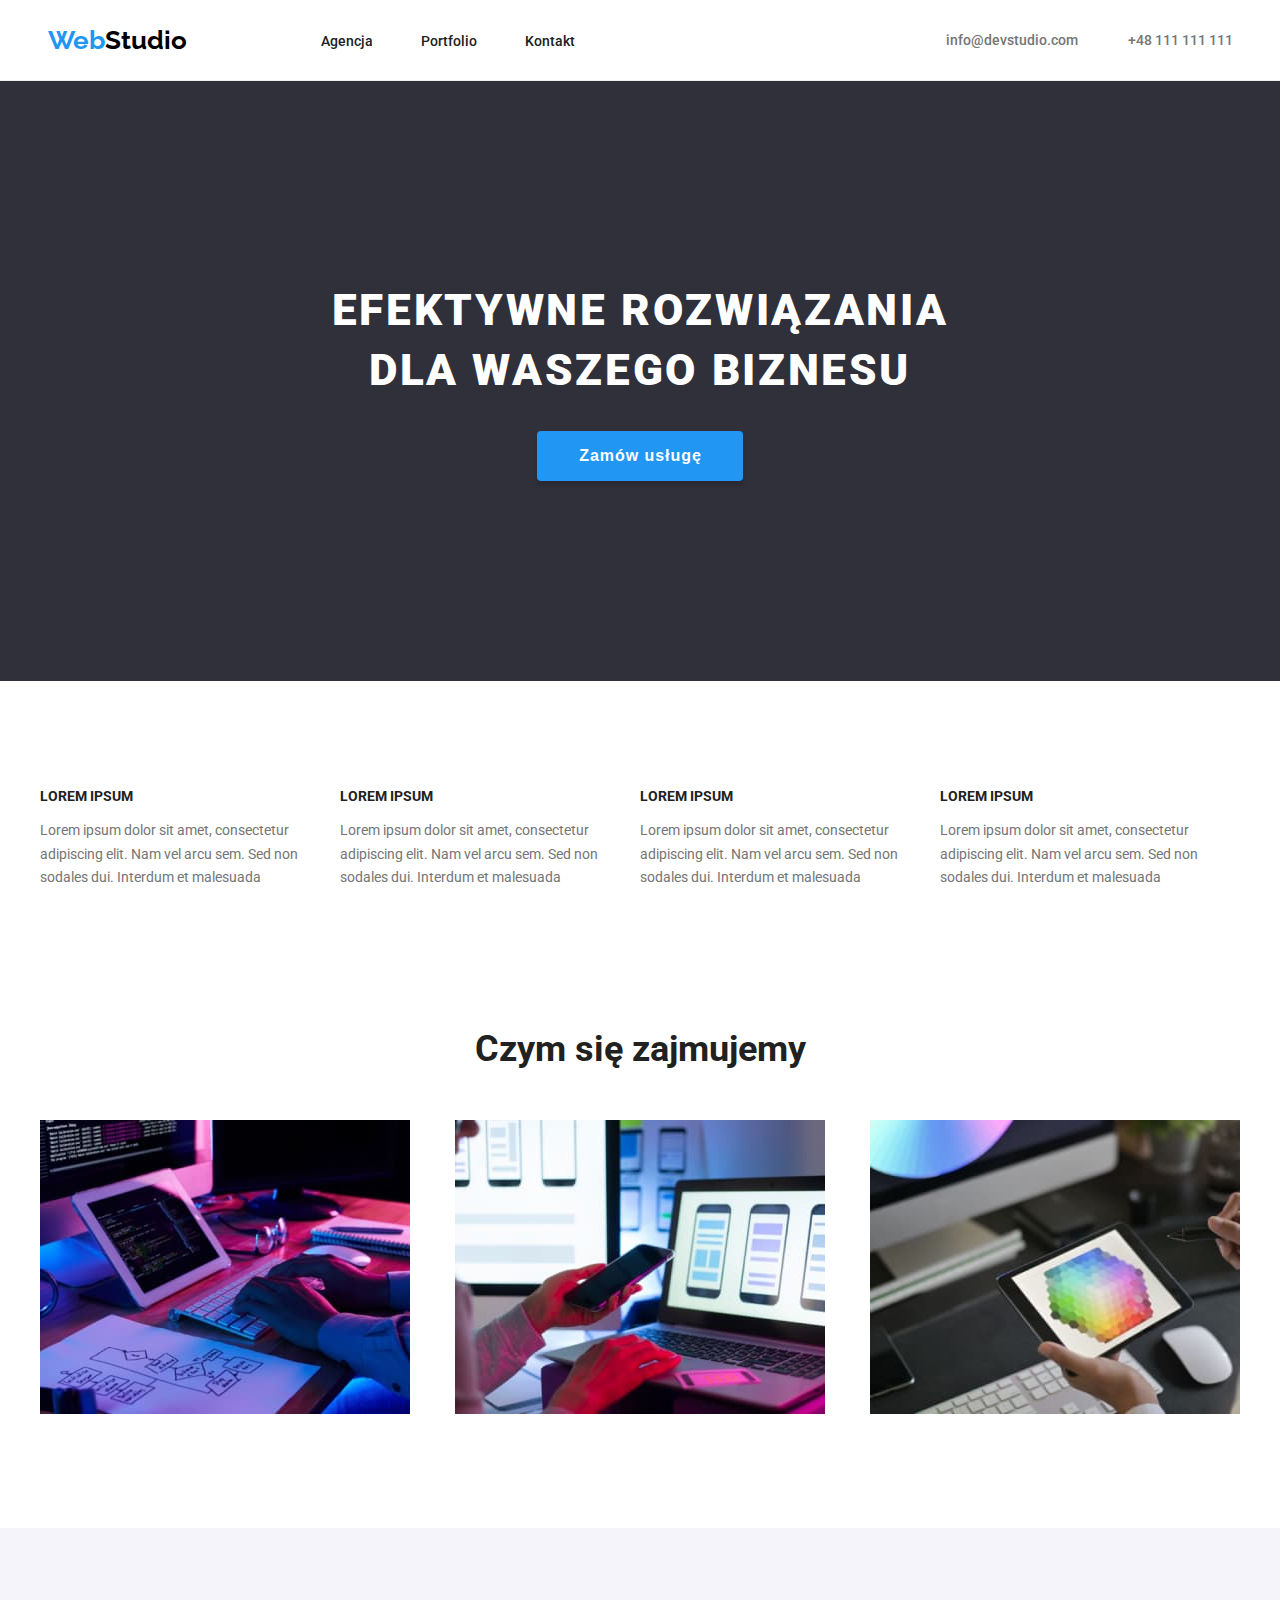
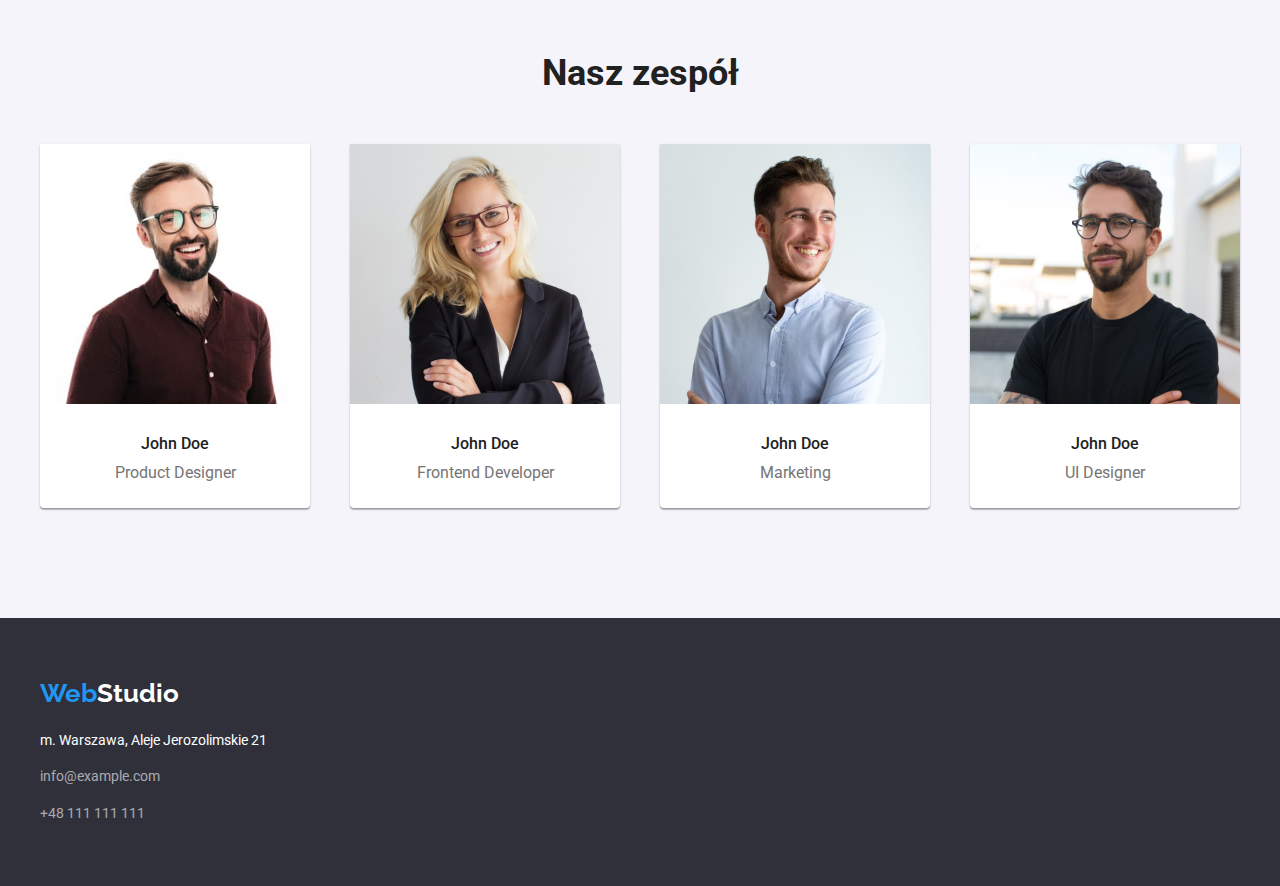
<file: index.html>
<!DOCTYPE html>
<html lang="pl">
  <head>
    <meta charset="UTF-8" />
    <title>WebStudio</title>
    <link
      rel="stylesheet"
      href="https://cdnjs.cloudflare.com/ajax/libs/modern-normalize/1.1.0/modern-normalize.min.css"
      integrity="sha512-wpPYUAdjBVSE4KJnH1VR1HeZfpl1ub8YT/NKx4PuQ5NmX2tKuGu6U/JRp5y+Y8XG2tV+wKQpNHVUX03MfMFn9Q=="
      crossorigin="anonymous"
      referrerpolicy="no-referrer"
    />
    <link rel="stylesheet" href="./css/styles.css" />
    <link rel="preconnect" href="https://fonts.googleapis.com" />
    <link rel="preconnect" href="https://fonts.gstatic.com" crossorigin />
    <link
      href="https://fonts.googleapis.com/css2?family=Raleway:wght@700&family=Roboto:wght@400;500;700;900&display=swap"
      rel="stylesheet"
    />
  </head>
  <body>
    <header class="page-header">
      <div class="container page-header-container">
        <a href="index.html" class="logo"
          ><span class="logo-2nd-color">Web</span>Studio</a
        >
        <nav class="page-navigation">
          <ul class="navigation-list">
            <li><a href="index.html" class="navigation-item">Agencja</a></li>
            <li>
              <a href="portfolio.html" class="navigation-item">Portfolio</a>
            </li>
            <li><a href="" class="navigation-item">Kontakt</a></li>
          </ul>
        </nav>
        <div class="contact-navigation">
          <a href="mailto:info@devstudio.com" class="contact-item"
            >info@devstudio.com</a
          >
          <a href="tel:+48111111111" class="contact-item">+48 111 111 111</a>
        </div>
      </div>
    </header>
    <main>
      <article class="section main-art">
        <div class="container main-phrase-box">
          <h1 class="main-phrase">
            EFEKTYWNE ROZWIĄZANIA <br />
            DLA WASZEGO BIZNESU
          </h1>
          <button type="button" class="main-button">Zamów usługę</button>
        </div>
      </article>
      <article class="section">
        <div class="container main-content">
          <div>
            <h3 class="content-title">LOREM IPSUM</h3>
            <p class="content-text">
              Lorem ipsum dolor sit amet, consectetur adipiscing elit. Nam vel
              arcu sem. Sed non sodales dui. Interdum et malesuada
            </p>
          </div>
          <div>
            <h3 class="content-title">LOREM IPSUM</h3>
            <p class="content-text">
              Lorem ipsum dolor sit amet, consectetur adipiscing elit. Nam vel
              arcu sem. Sed non sodales dui. Interdum et malesuada
            </p>
          </div>
          <div>
            <h3 class="content-title">LOREM IPSUM</h3>
            <p class="content-text">
              Lorem ipsum dolor sit amet, consectetur adipiscing elit. Nam vel
              arcu sem. Sed non sodales dui. Interdum et malesuada
            </p>
          </div>
          <div>
            <h3 class="content-title">LOREM IPSUM</h3>
            <p class="content-text">
              Lorem ipsum dolor sit amet, consectetur adipiscing elit. Nam vel
              arcu sem. Sed non sodales dui. Interdum et malesuada
            </p>
          </div>
        </div>
        <div class="container what-we-do-box">
          <h2 class="article-tittle">Czym się zajmujemy</h2>
          <ul class="what-we-do-gallery">
            <li class="what-we-do-img">
              <img
                src="./images/img.jpg"
                alt="ręce piszące na kalwiaturze"
                width="370"
                height="294"
              />
            </li>
            <li class="what-we-do-img">
              <img
                src="./images/img2.jpg"
                alt="człwiek trzyma w ręce smartfon i na ekranie ma jego wizualizację"
                width="370"
                height="294"
              />
            </li>
            <li class="what-we-do-img">
              <img
                src="./images/img3.jpg"
                alt="ręka trzytmająca tableta z wyświetloną paletą kolorów"
                width="370"
                height="294"
              />
            </li>
          </ul>
        </div>
      </article>
      <article class="section team-box">
        <h2 class="article-tittle">Nasz zespół</h2>
        <div class="container">
          <ul class="team">
            <li class="worker">
              <img
                src="./images/img4.jpg"
                alt="Śmiejący się mężczyzna z brodą i w okularach - John Doe"
                width="270"
                height="260"
              />
              <p class="worker-description">
                <span class="worker-name">John Doe</span> Product Designer
              </p>
            </li>
            <li class="worker">
              <img
                src="./images/img5.jpg"
                alt="Uśmiechająca się kobieta z bląd włosami i w okularach, stoi z założonymi rękami - John Doe"
                width="270"
                height="260"
              />
              <p class="worker-description">
                <span class="worker-name">John Doe</span> Frontend Developer
              </p>
            </li>
            <li class="worker">
              <img
                src="./images/img6.jpg"
                alt="Usmiechnięty ciemny bląd mężczyzna, w jasno niebieskiej koszuli, stoi z założonymi rękami - John Doe"
                width="270"
                height="260"
              />
              <p class="worker-description">
                <span class="worker-name">John Doe</span> Marketing
              </p>
            </li>
            <li class="worker">
              <img
                src="./images/img7.jpg"
                alt="Mężczyzna o ciemnych włosach z brodą i w okularach, z lekkim uśmieszkiem na twarzy - John Doe"
                width="270"
                height="260"
              />
              <p class="worker-description">
                <span class="worker-name">John Doe</span> UI Designer
              </p>
            </li>
          </ul>
        </div>
      </article>
    </main>
    <footer class="footer-design">
      <div class="container">
        <div class="footer-logo">
          <a href="index.html" class="logo-link"
            ><span class="logo-3rd-color">Web</span>Studio</a
          >
        </div>
        <address>
          <ul class="address-list">
            <li class="corp-address address-item">
              m. Warszawa, Aleje Jerozolimskie 21
            </li>
            <li class="address-item">
              <a href="mailto:info@example.com" class="footer-contact"
                >info@example.com</a
              >
            </li>
            <li class="address-item">
              <a href="tel:+48111111111" class="footer-contact"
                >+48 111 111 111</a
              >
            </li>
          </ul>
        </address>
      </div>
    </footer>
  </body>
</html>
</file>
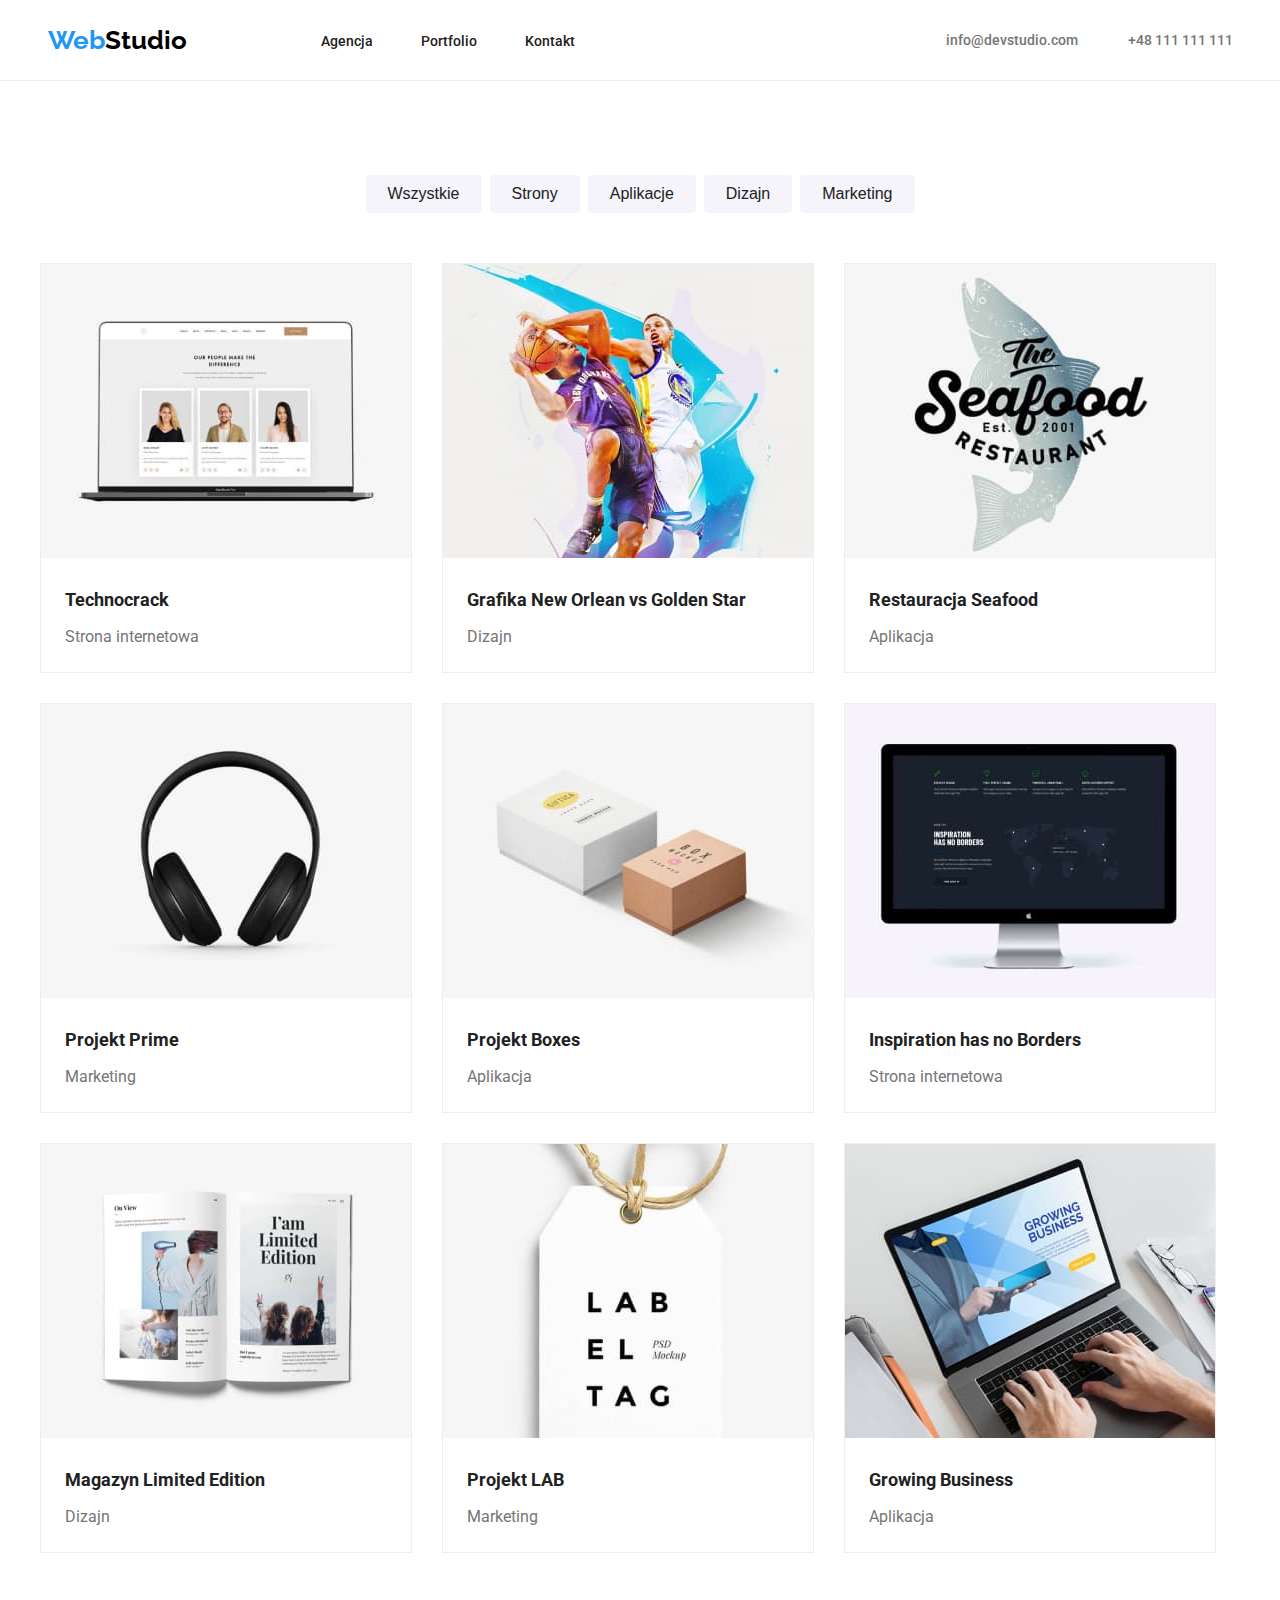
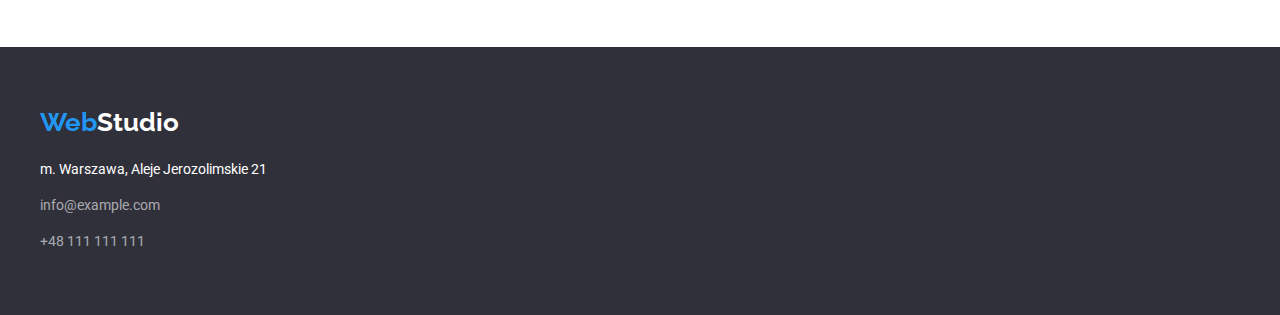
<file: portfolio.html>
<!DOCTYPE html>
<html lang="pl">
  <head>
    <meta charset="UTF-8" />
    <title>WebStudio/portfolio</title>
    <link rel="stylesheet" href="./css/styles.css" />
    <link rel="preconnect" href="https://fonts.googleapis.com" />
    <link rel="preconnect" href="https://fonts.gstatic.com" crossorigin />
    <link
      rel="stylesheet"
      href="https://cdnjs.cloudflare.com/ajax/libs/modern-normalize/1.1.0/modern-normalize.min.css"
      integrity="sha512-wpPYUAdjBVSE4KJnH1VR1HeZfpl1ub8YT/NKx4PuQ5NmX2tKuGu6U/JRp5y+Y8XG2tV+wKQpNHVUX03MfMFn9Q=="
      crossorigin="anonymous"
      referrerpolicy="no-referrer"
    />
    <link
      href="https://fonts.googleapis.com/css2?family=Raleway:wght@700&family=Roboto:wght@400;500;700;900&display=swap"
      rel="stylesheet"
    />
  </head>
  <body>
    <header class="page-header">
      <div class="container page-header-container">
        <a href="index.html" class="logo"
          ><span class="logo-2nd-color">Web</span>Studio</a
        >
        <nav class="page-navigation">
          <ul class="navigation-list">
            <li><a href="index.html" class="navigation-item">Agencja</a></li>
            <li>
              <a href="portfolio.html" class="navigation-item">Portfolio</a>
            </li>
            <li><a href="" class="navigation-item">Kontakt</a></li>
          </ul>
        </nav>
        <div class="contact-navigation">
          <a href="mailto:info@devstudio.com" class="contact-item"
            >info@devstudio.com</a
          >
          <a href="tel:+48111111111" class="contact-item">+48 111 111 111</a>
        </div>
      </div>
    </header>
    <main>
      <article class="section">
        <div class="container portfolio">
          <ul class="nav-buttons">
            <li><button type="button" class="nav-button">Wszystkie</button></li>
            <li><button type="button" class="nav-button">Strony</button></li>
            <li><button type="button" class="nav-button">Aplikacje</button></li>
            <li><button type="button" class="nav-button">Dizajn</button></li>
            <li><button type="button" class="nav-button">Marketing</button></li>
          </ul>
          <ul class="projects">
            <li class="projects-item">
              <figure class="projects-img">
                <img
                  src="./images/portfolio.jpg"
                  alt="laptop z wyświetloną stroną internetową"
                  width="370px"
                  height="294px"
                />
                <figcaption class="project-description">
                  <h3 class="project-name">Technocrack</h3>
                  <p class="project-type">Strona internetowa</p>
                </figcaption>
              </figure>
            </li>
            <li class="projects-item">
              <figure class="projects-img">
                <img
                  src="./images/portfolio2.jpg"
                  alt="rysunek dwóch koszykarzy walczących o piłkę w zwarciu"
                  width="370px"
                  height="294px"
                />
                <figcaption class="project-description">
                  <h3 class="project-name">
                    Grafika New Orlean vs Golden Star
                  </h3>
                  <p class="project-type">Dizajn</p>
                </figcaption>
              </figure>
            </li>
            <li class="projects-item">
              <figure class="projects-img">
                <img
                  src="./images/portfolio3.jpg"
                  alt="Napis The Seafood RESTAURANT i wtle narysowana ryba"
                  width="370px"
                  height="294px"
                />
                <figcaption class="project-description">
                  <h3 class="project-name">Restauracja Seafood</h3>
                  <p class="project-type">Aplikacja</p>
                </figcaption>
              </figure>
            </li>
            <li class="projects-item">
              <figure class="projects-img">
                <img
                  src="./images/portfolio4.jpg"
                  alt="Słuchawki nauszne"
                  width="370px"
                  height="294px"
                />
                <figcaption class="project-description">
                  <h3 class="project-name">Projekt Prime</h3>
                  <p class="project-type">Marketing</p>
                </figcaption>
              </figure>
            </li>
            <li class="projects-item">
              <figure class="projects-img">
                <img
                  src="./images/portfolio5.jpg"
                  alt="Pudełko białe i prostopadle postawione mniejsze pudełko brązowe"
                  width="370px"
                  height="294px"
                />
                <figcaption class="project-description">
                  <h3 class="project-name">Projekt Boxes</h3>
                  <p class="project-type">Aplikacja</p>
                </figcaption>
              </figure>
            </li>
            <li class="projects-item">
              <figure class="projects-img">
                <img
                  src="./images/portfolio6.jpg"
                  alt="Monitor Apple i na nim wyświetlona strona z ciemną szatą graficzną"
                  width="370px"
                  height="294px"
                />
                <figcaption class="project-description">
                  <h3 class="project-name">Inspiration has no Borders</h3>
                  <p class="project-type">Strona internetowa</p>
                </figcaption>
              </figure>
            </li>
            <li class="projects-item">
              <figure class="projects-img">
                <img
                  src="./images/portfolio7.jpg"
                  alt="Otwarta książka"
                  width="370px"
                  height="294px"
                />
                <figcaption class="project-description">
                  <h3 class="project-name">Magazyn Limited Edition</h3>
                  <p class="project-type">Dizajn</p>
                </figcaption>
              </figure>
            </li>
            <li class="projects-item">
              <figure class="projects-img">
                <img
                  src="./images/portfolio8.jpg"
                  width="370px"
                  height="294px"
                  alt="Plakietka na sznurku z napisaem LAB EL TAG"
                />
                <figcaption class="project-description">
                  <h3 class="project-name">Projekt LAB</h3>
                  <p class="project-type">Marketing</p>
                </figcaption>
              </figure>
            </li>
            <li class="projects-item">
              <figure class="projects-img">
                <img
                  src="./images/portfolio9.jpg"
                  width="370px"
                  height="294px"
                  alt="Ręce piszące na laptopie z otwartą stroną Growing Business"
                />
                <figcaption class="project-description">
                  <h3 class="project-name">Growing Business</h3>
                  <p class="project-type">Aplikacja</p>
                </figcaption>
              </figure>
            </li>
          </ul>
        </div>
      </article>
    </main>
    <footer class="footer-design">
      <div class="container">
        <div class="footer-logo">
          <a href="index.html" class="logo-link"
            ><span class="logo-3rd-color">Web</span>Studio</a
          >
        </div>
        <address>
          <ul class="address-list">
            <li class="corp-address address-item">
              m. Warszawa, Aleje Jerozolimskie 21
            </li>
            <li class="address-item">
              <a href="mailto:info@example.com" class="footer-contact"
                >info@example.com</a
              >
            </li>
            <li class="address-item">
              <a href="tel:+48111111111" class="footer-contact"
                >+48 111 111 111</a
              >
            </li>
          </ul>
        </address>
      </div>
    </footer>
  </body>
</html>
</file>
<file: css/styles.css>
body {
  font-family: "Roboto", Arial, Helvetica, sans-serif;
  color: rgba(33, 33, 33, 1);
  background-color: rgba(255, 255, 255, 1);
  margin: 0;
}

.container {
  margin: 0 auto;
  width: 1200px;
  justify-content: center;
}

.section {
  padding-top: 94px;
  padding-bottom: 94px;
}

.page-header {
  border-bottom: 1px solid #ececec;
}

.page-header-container {
  display: flex;
  align-items: center;
  height: 80px;
}

.logo {
  font-family: "Raleway", Arial, Helvetica, sans-serif;
  font-weight: 700;
  font-size: 26px;
  text-decoration: none;
  color: rgba(0, 0, 0, 1);
  line-height: 1.19;
}

.logo-2nd-color {
  color: rgba(33, 150, 243, 1);
}

.footer-logo {
  font-family: "Raleway";
  font-weight: 700;
  font-size: 26px;
  padding-top: 60px;
  padding-bottom: 20px;
  line-height: 1.19;
}

.logo-link {
  text-decoration: none;
  color: rgba(255, 255, 255, 1);
}

.logo-3rd-color {
  color: rgba(33, 150, 243, 1);
}

.navigation-list {
  display: flex;
  justify-content: space-between;
  width: 254px;
  margin-left: 94px;
  list-style: none;
}

.navigation-item {
  font-weight: 500;
  font-size: 14px;
  text-decoration: none;
  color: rgba(33, 33, 33, 1);
  list-style: none;
}

.navigation-item:hover,
.navigation-item:focus {
  color: rgba(33, 150, 243, 1);
}

.contact-navigation {
  display: flex;
  margin-left: 371px;
}

.contact-item {
  font-weight: 500;
  font-size: 14px;
  text-decoration: none;
  color: rgba(117, 117, 117, 1);
}

.contact-item:first-child {
  margin-right: 50px;
}

.contact-item:hover,
.contact-item:focus {
  color: rgba(33, 150, 243, 1);
}

.main-art {
  background-color: rgba(47, 48, 58, 1);
}

.main-phrase-box {
  display: flex;
  flex-direction: column;
  align-items: center;
}

.main-phrase {
  font-weight: 900;
  font-size: 44px;
  line-height: 1.36;
  color: rgba(255, 255, 255, 1);
  text-align: center;
  margin-top: 0;
  margin-bottom: 30px;
  padding-top: 106px;
  letter-spacing: 0.06em;
}

.main-button {
  line-height: 1.875;
  letter-spacing: 0.06em;
  background-color: rgba(33, 150, 243, 1);
  border: none;
  border-radius: 4px;
  padding: 10px 41px 10px 42px;
  box-shadow: 0 4px 4px 0 rgba(0, 0, 0, 0.15);
  color: rgba(255, 255, 255, 1);
  font-weight: 700;
  font-size: 16px;
  cursor: pointer;
  margin-bottom: 106px;
}

.main-button:hover,
.main-button:focus {
  background-color: rgb(21, 106, 175);
}

.main-content {
  display: flex;
}

.content-title {
  font-weight: 700;
  font-size: 14px;
  color: rgba(33, 33, 33, 1);
  line-height: 1.14;
}

.content-text {
  font-size: 14px;
  color: rgba(117, 117, 117, 1);
  line-height: 1.71;
}

.what-we-do-box {
  padding-top: 94px;
}

.what-we-do-gallery {
  display: flex;
  justify-content: space-between;
  list-style: none;
  padding-left: 0;
}

.what-we-do-img:not(:last-child) {
  margin-right: 30px;
}

.article-tittle {
  font-weight: 700;
  font-size: 36px;
  color: rgba(33, 33, 33, 1);
  text-align: center;
  margin-bottom: 50px;
  line-height: 1.17;
}

.team-box {
  background-color: rgba(245, 244, 250, 1);
}

.team {
  display: flex;
  justify-content: space-between;
  list-style: none;
  padding-left: 0;
}

.worker {
  background-color: rgba(255, 255, 255, 1);
  box-shadow: 0px 2px 1px 0px rgba(0, 0, 0, 0.2),
    0px 1px 1px 0px rgba(0, 0, 0, 0.14), 0px 1px 3px 0px rgba(0, 0, 0, 0.12);
  border-bottom-right-radius: 4px;
  border-bottom-left-radius: 4px;
}

.worker-description {
  font-size: 16px;
  color: rgba(117, 117, 117, 1);
  display: flex;
  align-items: center;
  flex-direction: column;
  padding-top: 10px;
  padding-bottom: 10px;
  background-color: rgba(255, 255, 255, 1);
  line-height: 1.19;
}

.worker-name {
  font-weight: 500;
  color: rgba(33, 33, 33, 1);
  margin-bottom: 10px;
}

.footer-design {
  background-color: rgba(47, 48, 58, 1);
  padding-bottom: 60px;
}

.address-list {
  list-style: none;
  padding-left: 0;
  margin-top: 0;
  margin-bottom: 0;
  line-height: 1.71;
}

.address-list li:not(:last-child) {
  margin-bottom: 9px;
}

.corp-address {
  font-size: 14px;
  font-style: normal;
  color: rgba(255, 255, 255, 1);
}

.footer-contact {
  font-size: 14px;
  font-style: normal;
  color: rgba(255, 255, 255, 0.6);
  text-decoration: none;
}

/* portfolio */

.nav-buttons {
  display: flex;
  justify-content: center;
  list-style: none;
  margin: 0;
  padding: 0;
}

.nav-buttons li:not(:last-child) {
  margin-right: 8px;
}

.nav-button {
  border-radius: 4px;
  background-color: rgba(245, 244, 250, 1);
  font-weight: 500;
  font-size: 16px;
  padding: 6px 22px 6px 22px;
  border: none;
  color: rgba(33, 33, 33, 1);
  cursor: pointer;
  line-height: 1.625;
}

.nav-button:hover,
.nav-button:focus {
  background-color: rgba(33, 150, 243, 1);
  color: rgba(255, 255, 255, 1);
  box-shadow: 0px 2px 2px 0px rgba(0, 0, 0, 0.12),
    0px 1px 2px 0px rgba(0, 0, 0, 0.08), 0px 3px 1px 0px rgba(0, 0, 0, 0.1);
}

.projects {
  display: flex;
  flex-wrap: wrap;
  gap: 30px;
  list-style: none;
  margin: 50px 0 0 0;
  padding: 0;
}

.projects-item {
  flex-basis: calc((100% - 2 * 30) / 3);
}

.projects-img {
  border: 1px solid rgba(238, 238, 238, 1);
  margin: 0;
  padding: 0;
}

.project-type {
  margin: 0px;
  line-height: 1.875;
}

.project-description {
  font-size: 16px;
  color: rgba(117, 117, 117, 1);
  padding: 20px 24px;
}

.project-name {
  font-weight: 700;
  font-size: 18px;
  color: rgba(33, 33, 33, 1);
  padding: 0 0 4px 0;
  margin: 0;
  line-height: 2;
}
</file>
